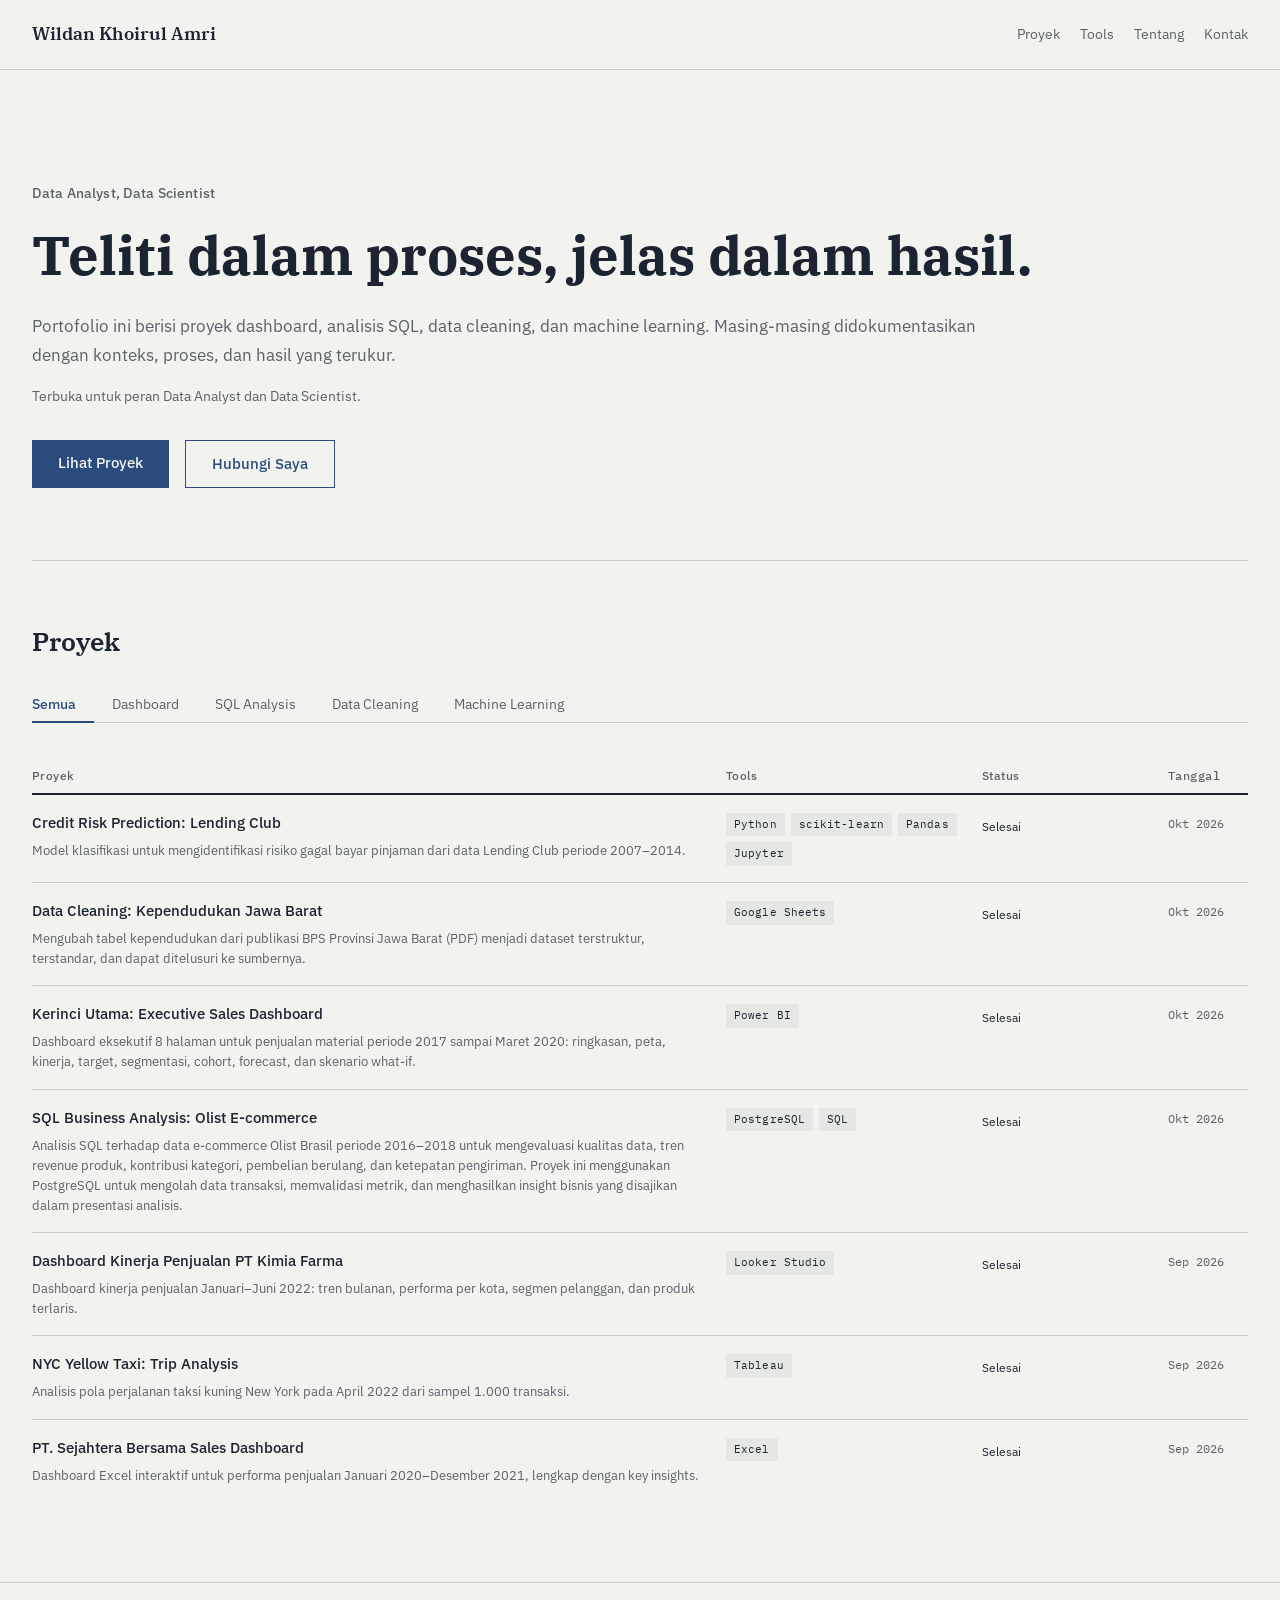
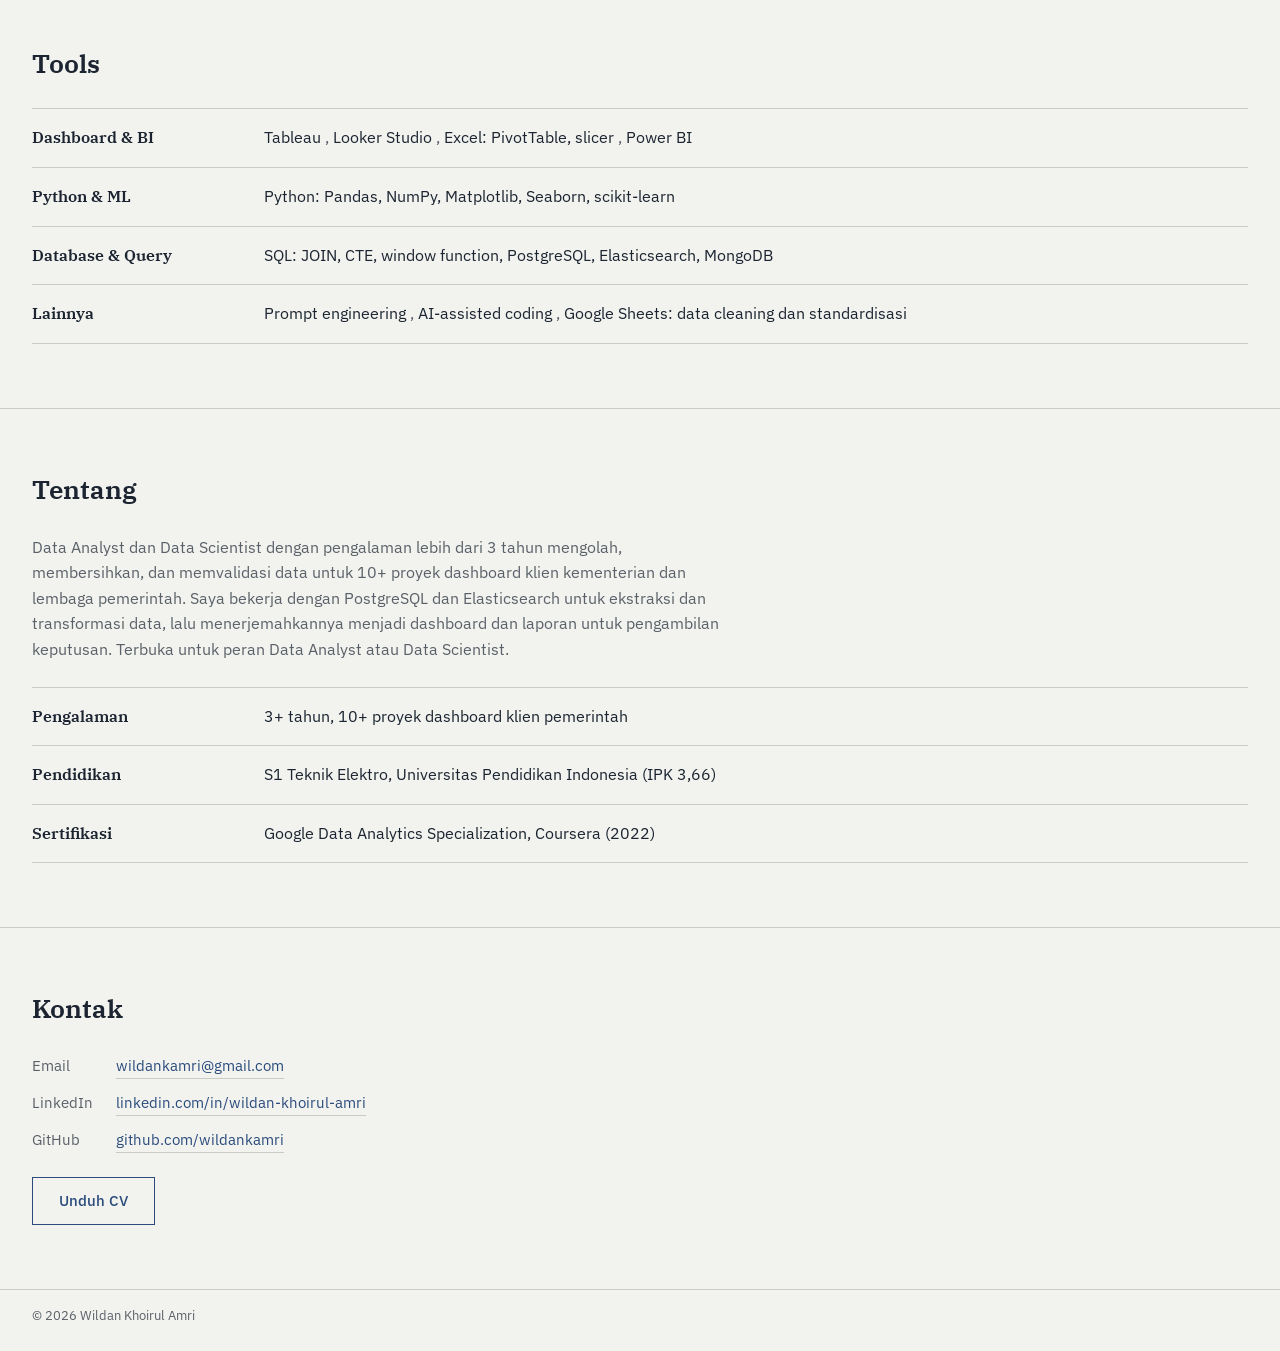
<file: index.html>
<!DOCTYPE html>
<html lang="id">
<head>
  <meta charset="UTF-8">
  <meta name="viewport" content="width=device-width, initial-scale=1.0">
  <title>Portofolio — Data Analyst &amp; Data Scientist</title>
  <meta name="description" content="Portofolio proyek data analytics: dashboard, data cleaning, dan machine learning. Didokumentasikan dengan konteks masalah, proses, dan hasil.">
  <link rel="icon" href="favicon.ico" sizes="32x32">
  <link rel="icon" href="favicon.svg" type="image/svg+xml">
  <link rel="apple-touch-icon" href="apple-touch-icon.png">

  <!-- Google Fonts: IBM Plex family -->
  <link rel="preconnect" href="https://fonts.googleapis.com">
  <link rel="preconnect" href="https://fonts.gstatic.com" crossorigin>
  <link href="https://fonts.googleapis.com/css2?family=IBM+Plex+Mono:wght@400;500&family=IBM+Plex+Sans:wght@400;500;600&family=IBM+Plex+Serif:wght@600;700&display=swap" rel="stylesheet">

  <link rel="stylesheet" href="style.css">
</head>
<body>

  <header class="site-header">
    <div class="container site-header-inner">
      <a class="site-name" href="#hero">Wildan Khoirul Amri</a>
      <nav class="site-nav" aria-label="Navigasi utama">
        <a href="#proyek">Proyek</a>
        <a href="#tools">Tools</a>
        <a href="#tentang">Tentang</a>
        <a href="#kontak">Kontak</a>
      </nav>
    </div>
  </header>

  <!-- ============================================
       Hero
       ============================================ -->
  <section class="hero" id="hero">
    <div class="container">
      <p class="hero-role">Data Analyst, Data Scientist</p>
      <div class="hero-copy">
        <h1 class="hero-headline">Teliti dalam proses, jelas dalam hasil.</h1>
        <p class="hero-sub">
          Portofolio ini berisi proyek dashboard, analisis SQL, data cleaning, dan machine learning. Masing-masing didokumentasikan dengan konteks, proses, dan hasil yang terukur.
        </p>
      </div>
      <p class="hero-availability">Terbuka untuk peran Data Analyst dan Data Scientist.</p>
      <div class="hero-cta">
        <a href="#proyek" class="btn btn-primary" id="cta-projects">Lihat Proyek</a>
        <a href="#kontak" class="btn btn-secondary" id="cta-contact">Hubungi Saya</a>
      </div>
    </div>
  </section>

  <hr class="section-divider">

  <!-- ============================================
       Daftar Proyek
       ============================================ -->
  <section class="projects" id="proyek">
    <div class="container">
      <h2 class="section-title">Proyek</h2>

      <nav class="project-filters" id="project-filters" aria-label="Filter proyek"></nav>

      <!-- Ledger header (hidden on mobile via CSS) -->
      <div class="ledger-header" aria-hidden="true">
        <span class="ledger-col-name">Proyek</span>
        <span class="ledger-col-tools">Tools</span>
        <span class="ledger-col-status">Status</span>
        <span class="ledger-col-date">Tanggal</span>
      </div>

      <!-- Rows rendered by main.js -->
      <div class="ledger-body" id="project-list"></div>
    </div>
  </section>

  <!-- ============================================
       Tools
       ============================================ -->
  <section class="profile-section tools-section" id="tools">
    <div class="container">
      <h2 class="section-title">Tools</h2>
      <dl class="ledger-info">
        <div class="ledger-info-row">
          <dt>Dashboard &amp; BI</dt>
          <dd>
            <ul class="tools-items">
              <li>Tableau</li>
              <li>Looker Studio</li>
              <li>Excel: PivotTable, slicer</li>
              <li>Power BI</li>
            </ul>
          </dd>
        </div>
        <div class="ledger-info-row">
          <dt>Python &amp; ML</dt>
          <dd>
            <ul class="tools-items">
              <li>Python: Pandas, NumPy, Matplotlib, Seaborn, scikit-learn</li>
            </ul>
          </dd>
        </div>
        <div class="ledger-info-row">
          <dt>Database &amp; Query</dt>
          <dd>SQL: JOIN, CTE, window function, PostgreSQL, Elasticsearch, MongoDB</dd>
        </div>
        <div class="ledger-info-row">
          <dt>Lainnya</dt>
          <dd>
            <ul class="tools-items">
              <li>Prompt engineering</li>
              <li>AI-assisted coding</li>
              <li>Google Sheets: data cleaning dan standardisasi</li>
            </ul>
          </dd>
        </div>
      </dl>
    </div>
  </section>

  <!-- ============================================
       Tentang
       ============================================ -->
  <section class="profile-section about-section" id="tentang">
    <div class="container">
      <h2 class="section-title">Tentang</h2>
      <p class="about-summary">Data Analyst dan Data Scientist dengan pengalaman lebih dari 3 tahun mengolah, membersihkan, dan memvalidasi data untuk 10+ proyek dashboard klien kementerian dan lembaga pemerintah. Saya bekerja dengan PostgreSQL dan Elasticsearch untuk ekstraksi dan transformasi data, lalu menerjemahkannya menjadi dashboard dan laporan untuk pengambilan keputusan. Terbuka untuk peran Data Analyst atau Data Scientist.</p>
      <dl class="ledger-info about-details">
        <div class="ledger-info-row">
          <dt>Pengalaman</dt>
          <dd>3+ tahun, 10+ proyek dashboard klien pemerintah</dd>
        </div>
        <div class="ledger-info-row">
          <dt>Pendidikan</dt>
          <dd>S1 Teknik Elektro, Universitas Pendidikan Indonesia (IPK 3,66)</dd>
        </div>
        <div class="ledger-info-row">
          <dt>Sertifikasi</dt>
          <dd>Google Data Analytics Specialization, Coursera (2022)</dd>
        </div>
      </dl>
    </div>
  </section>

  <!-- ============================================
       Kontak
       ============================================ -->
  <section class="profile-section kontak" id="kontak">
    <div class="container">
      <h2 class="section-title">Kontak</h2>
      <ul class="kontak-list">
        <li class="kontak-item">
          <span class="kontak-label">Email</span>
          <a href="mailto:wildankamri@gmail.com" class="kontak-link">wildankamri@gmail.com</a>
        </li>
        <li class="kontak-item">
          <span class="kontak-label">LinkedIn</span>
          <a href="https://www.linkedin.com/in/wildan-khoirul-amri" target="_blank" rel="noopener noreferrer" class="kontak-link">linkedin.com/in/wildan-khoirul-amri</a>
        </li>
        <li class="kontak-item">
          <span class="kontak-label">GitHub</span>
          <a href="https://github.com/wildankamri" target="_blank" rel="noopener noreferrer" class="kontak-link">github.com/wildankamri</a>
        </li>
      </ul>
      <a class="btn btn-secondary cv-download" href="files/cv-wildan-khoirul-amri.pdf" download>Unduh CV</a>
    </div>
  </section>

  <footer class="site-footer">
    <div class="container">
      <p>© 2026 Wildan Khoirul Amri</p>
    </div>
  </footer>

  <script src="main.js"></script>
</body>
</html>
</file>
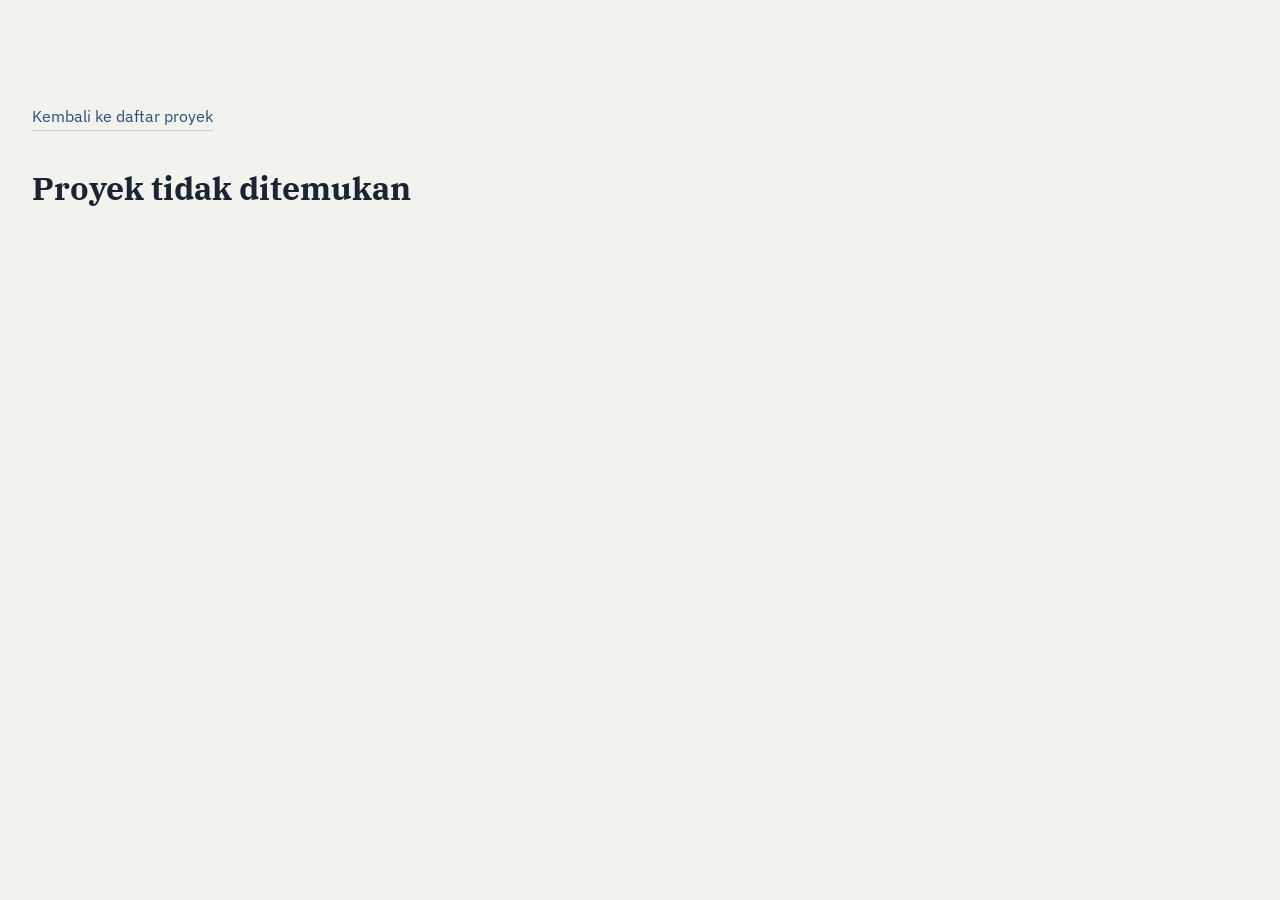
<file: project.html>
<!DOCTYPE html>
<html lang="id">
<head>
  <meta charset="UTF-8">
  <meta name="viewport" content="width=device-width, initial-scale=1.0">
  <title>Detail Proyek — Portofolio</title>
  <meta name="description" content="Detail proyek portofolio data analytics.">
  <link rel="icon" href="favicon.ico" sizes="32x32">
  <link rel="icon" href="favicon.svg" type="image/svg+xml">
  <link rel="apple-touch-icon" href="apple-touch-icon.png">

  <link rel="preconnect" href="https://fonts.googleapis.com">
  <link rel="preconnect" href="https://fonts.gstatic.com" crossorigin>
  <link href="https://fonts.googleapis.com/css2?family=IBM+Plex+Mono:wght@400;500&family=IBM+Plex+Sans:wght@400;500;600&family=IBM+Plex+Serif:wght@600;700&display=swap" rel="stylesheet">

  <link rel="stylesheet" href="style.css">
</head>
<body>
  <main class="project-detail">
    <div id="project-detail">
      <p class="empty-state">Memuat detail proyek…</p>
    </div>
  </main>

  <script src="project.js"></script>
</body>
</html>
</file>
<file: style.css>
/* ========================================
   Design Tokens
   ======================================== */
:root {
  --color-ink: #1B2430;
  --color-paper: #F2F3EF;
  --color-accent: #2A4B7C;
  --color-accent-hover: #1e3a5f;
  --color-accent-secondary: #C98A2B;
  --color-hairline: #C9CCC4;
  --color-muted: #5B6169;

  --font-serif: 'IBM Plex Serif', Georgia, serif;
  --font-sans: 'IBM Plex Sans', system-ui, sans-serif;
  --font-mono: 'IBM Plex Mono', 'Courier New', monospace;

  --container-max: 1280px;
  --container-padding: 2rem;
  --spacing-row: 1rem;
}

/* ========================================
   Reset & Base
   ======================================== */
*,
*::before,
*::after {
  margin: 0;
  padding: 0;
  box-sizing: border-box;
}

html {
  scroll-behavior: smooth;
}

@media (prefers-reduced-motion: reduce) {
  html { scroll-behavior: auto; }
}

body {
  font-family: var(--font-sans);
  font-size: 1rem;
  line-height: 1.6;
  color: var(--color-ink);
  background-color: var(--color-paper);
  -webkit-font-smoothing: antialiased;
  -moz-osx-font-smoothing: grayscale;
}

/* ========================================
   Layout
   ======================================== */
.container {
  max-width: var(--container-max);
  margin: 0 auto;
  padding-left: var(--container-padding);
  padding-right: var(--container-padding);
}

.section-divider {
  border: none;
  border-top: 1px solid var(--color-hairline);
  width: calc(100% - var(--container-padding) - var(--container-padding));
  max-width: calc(var(--container-max) - var(--container-padding) - var(--container-padding));
  margin: 0 auto;
}

/* ========================================
   Site Navigation
   ======================================== */
.site-header {
  padding: 1.25rem 0;
  border-bottom: 1px solid var(--color-hairline);
}

.site-header-inner {
  display: flex;
  align-items: center;
  justify-content: space-between;
  gap: 1rem 2rem;
  flex-wrap: wrap;
}

.site-name {
  color: var(--color-ink);
  font-family: var(--font-serif);
  font-size: 1.125rem;
  font-weight: 600;
  text-decoration: none;
}

.site-nav {
  display: flex;
  flex-wrap: wrap;
  justify-content: flex-end;
  gap: 0.5rem 1.25rem;
}

.site-nav a {
  color: var(--color-muted);
  font-size: 0.875rem;
  text-decoration: none;
  transition: color 0.15s ease;
}

.site-nav a:hover {
  color: var(--color-accent);
}

.site-name:focus-visible,
.site-nav a:focus-visible,
.text-link:focus-visible {
  outline: 2px solid var(--color-accent);
  outline-offset: 3px;
}

/* ========================================
   Hero
   ======================================== */
.hero {
  padding: 7rem 0 4.5rem;
}

.hero-role {
  font-family: var(--font-sans);
  font-size: 0.875rem;
  font-weight: 500;
  color: var(--color-muted);
  margin-bottom: 1.25rem;
  letter-spacing: 0.01em;
}

.hero-copy {
  width: fit-content;
  max-width: 100%;
}

.hero-headline {
  font-family: var(--font-serif);
  font-weight: 700;
  font-size: clamp(2.125rem, 4.2vw, 3.75rem);
  line-height: 1.18;
  color: var(--color-ink);
  margin-bottom: 1.5rem;
}

.hero-sub {
  width: 0;
  min-width: 100%;
  font-family: var(--font-sans);
  font-size: 1.0625rem;
  font-weight: 400;
  line-height: 1.7;
  color: var(--color-muted);
  margin-bottom: 2.5rem;
}

@media (min-width: 900px) {
  .hero-headline {
    white-space: nowrap;
  }
}

.hero-availability {
  margin-top: -1.5rem;
  margin-bottom: 2rem;
  color: var(--color-muted);
  font-size: 0.875rem;
}

.hero-cta {
  display: flex;
  gap: 1rem;
  flex-wrap: wrap;
}

/* ========================================
   Buttons
   ======================================== */
.btn {
  display: inline-block;
  font-family: var(--font-sans);
  font-size: 0.9375rem;
  font-weight: 500;
  text-decoration: none;
  padding: 0.6875rem 1.625rem;
  border: none;
  border-radius: 0;
  cursor: pointer;
  transition: background-color 0.15s ease, color 0.15s ease;
}

.btn-primary {
  background-color: var(--color-accent);
  color: var(--color-paper);
}

.btn-primary:hover {
  background-color: var(--color-accent-hover);
}

.btn-secondary {
  background-color: transparent;
  color: var(--color-accent);
  border: 1px solid var(--color-accent);
}

.btn-secondary:hover {
  background-color: var(--color-accent);
  color: var(--color-paper);
}

.btn:focus-visible {
  outline: 2px solid var(--color-accent);
  outline-offset: 3px;
}

/* ========================================
   Projects Section
   ======================================== */
.projects {
  padding: 4rem 0 5rem;
}

.profile-section {
  padding: 4rem 0;
  border-top: 1px solid var(--color-hairline);
}

.section-title {
  font-family: var(--font-serif);
  font-weight: 600;
  font-size: 1.625rem;
  line-height: 1.3;
  margin-bottom: 1.75rem;
  color: var(--color-ink);
}

/* ========================================
   Tools & About Ledgers
   ======================================== */
.ledger-info-row {
  display: grid;
  grid-template-columns: 200px minmax(0, 1fr);
  column-gap: 2rem;
  align-items: start;
  padding: var(--spacing-row) 0;
  border-bottom: 1px solid var(--color-hairline);
}

.ledger-info-row:first-child {
  border-top: 1px solid var(--color-hairline);
}

.ledger-info-row dt {
  font-family: var(--font-serif);
  font-weight: 600;
}

.ledger-info-row dd {
  min-width: 0;
}

.tools-items {
  list-style: none;
}

.tools-items li {
  display: inline;
}

.tools-items li + li::before {
  content: ", ";
  color: var(--color-muted);
}

.text-link {
  color: var(--color-accent);
  text-decoration: none;
  border-bottom: 1px solid var(--color-hairline);
  transition: border-color 0.15s ease, color 0.15s ease;
}

.text-link:hover {
  color: var(--color-accent-hover);
  border-bottom-color: var(--color-accent);
}

.muted-note {
  color: var(--color-muted);
  font-size: 0.875rem;
}

.about-summary {
  max-width: 70ch;
  margin-bottom: 1.5rem;
  color: var(--color-muted);
}

/* ========================================
   Filter Tabs
   ======================================== */
.project-filters {
  display: flex;
  gap: 0;
  margin-bottom: 2rem;
  border-bottom: 1px solid var(--color-hairline);
}

.filter-btn {
  font-family: var(--font-sans);
  font-size: 0.875rem;
  font-weight: 400;
  color: var(--color-muted);
  background: none;
  border: none;
  border-bottom: 2px solid transparent;
  padding: 0.5rem 1.125rem;
  margin-bottom: -1px;
  cursor: pointer;
  transition: color 0.15s ease, border-color 0.15s ease;
  white-space: nowrap;
}

.filter-btn:first-child {
  padding-left: 0;
}

.filter-btn:hover {
  color: var(--color-ink);
}

.filter-btn.active {
  color: var(--color-accent);
  font-weight: 500;
  border-bottom-color: var(--color-accent);
}

.filter-btn:focus-visible {
  outline: 2px solid var(--color-accent);
  outline-offset: -2px;
}

/* ========================================
   Ledger — Header & Rows
   ======================================== */
.ledger-header {
  display: grid;
  grid-template-columns: minmax(0, 1fr) minmax(150px, 240px) minmax(140px, 170px) 80px;
  gap: 1rem;
  align-items: baseline;
  padding: 0.5rem 0;
  border-bottom: 2px solid var(--color-ink);
  font-family: var(--font-sans);
  font-size: 0.75rem;
  font-weight: 500;
  color: var(--color-muted);
  letter-spacing: 0.04em;
}

.ledger-row {
  display: grid;
  grid-template-columns: minmax(0, 1fr) minmax(150px, 240px) minmax(140px, 170px) 80px;
  gap: 1rem;
  align-items: start;
  padding: var(--spacing-row) 0;
  border-bottom: 1px solid var(--color-hairline);
}

.ledger-row:last-child {
  border-bottom: none;
}

/* -- Name column -- */
.ledger-col-name {
  min-width: 0;
}

.project-title-line {
  display: flex;
  align-items: baseline;
  gap: 0.625rem;
  flex-wrap: wrap;
}

.project-title-line a {
  font-family: var(--font-sans);
  font-size: 0.9375rem;
  font-weight: 500;
  color: var(--color-ink);
}

.project-title-line a {
  text-decoration: none;
  border-bottom: 1px solid transparent;
  transition: border-color 0.15s ease;
}

.project-title-line a:hover {
  border-bottom-color: var(--color-accent);
  color: var(--color-accent);
}

.project-summary {
  font-size: 0.8125rem;
  line-height: 1.55;
  color: var(--color-muted);
  margin-top: 0.3125rem;
}

/* -- Tools column -- */
.ledger-col-tools {
  display: flex;
  flex-wrap: wrap;
  gap: 0.375rem;
  padding-top: 0.125rem;
}

.tool-badge {
  font-family: var(--font-mono);
  font-size: 0.6875rem;
  font-weight: 400;
  color: var(--color-ink);
  background-color: rgba(27, 36, 48, 0.06);
  padding: 0.1875rem 0.5rem;
  white-space: nowrap;
  letter-spacing: 0.01em;
}

/* -- Status column -- */
.ledger-col-status {
  padding-top: 0.125rem;
}

.status-badge {
  display: inline-flex;
  align-items: center;
  gap: 0.375rem;
  font-family: var(--font-sans);
  font-size: 0.75rem;
  font-weight: 400;
  color: var(--color-ink);
  padding: 0.1875rem 0;
  white-space: nowrap;
}

.status-completed {
  color: var(--color-ink);
}

.status-in-progress {
  color: var(--color-ink);
}

.status-in-progress::before {
  content: "";
  display: inline-block;
  width: 6px;
  height: 6px;
  border-radius: 50%;
  background-color: var(--color-accent-secondary);
  flex-shrink: 0;
}

/* -- Date column -- */
.ledger-col-date {
  font-family: var(--font-mono);
  font-size: 0.75rem;
  color: var(--color-muted);
  padding-top: 0.1875rem;
  white-space: nowrap;
}

/* ========================================
   Empty / Error States
   ======================================== */
.empty-state,
.load-error {
  padding: 2.5rem 0;
  font-size: 0.9375rem;
  color: var(--color-muted);
  text-align: left;
}

/* ========================================
   Kontak & Footer
   ======================================== */
.kontak {
  padding: 4rem 0;
}

.kontak-list {
  list-style: none;
  display: flex;
  flex-direction: column;
  gap: 0.75rem;
}

.kontak-item {
  display: flex;
  align-items: baseline;
  gap: 0.75rem;
  font-family: var(--font-sans);
  font-size: 0.9375rem;
}

.kontak-label {
  color: var(--color-muted);
  min-width: 72px;
}

.kontak-link {
  color: var(--color-accent);
  text-decoration: none;
  border-bottom: 1px solid var(--color-hairline);
  transition: border-color 0.15s ease, color 0.15s ease;
}

.kontak-link:hover {
  border-bottom-color: var(--color-accent);
  color: var(--color-accent-hover);
}

.kontak-link:focus-visible {
  outline: 2px solid var(--color-accent);
  outline-offset: 3px;
}

.cv-download {
  margin-top: 1.5rem;
}

.site-footer {
  padding: 1rem 0 1.5rem;
  border-top: 1px solid var(--color-hairline);
  color: var(--color-muted);
  font-size: 0.8125rem;
}

/* ========================================
   Project Detail
   ======================================== */
.project-detail {
  width: min(100%, 1280px);
  margin: 0 auto;
  padding: 3.5rem var(--container-padding) 5rem;
}

#project-detail {
  width: 100%;
}

.project-detail-copy {
  width: 100%;
}

.project-back-link {
  display: inline-block;
  margin-bottom: 2rem;
  color: var(--color-accent);
  text-decoration: none;
  border-bottom: 1px solid var(--color-hairline);
}

.project-back-link:hover {
  border-bottom-color: var(--color-accent);
}

.project-back-link:focus-visible,
.project-action:focus-visible,
.project-action-link:focus-visible {
  outline: 2px solid var(--color-accent);
  outline-offset: 3px;
}

.project-detail-title {
  font-family: var(--font-serif);
  font-size: 2.5rem;
  font-weight: 700;
  line-height: 1.2;
  margin-bottom: 1rem;
}

.project-detail-meta {
  display: flex;
  align-items: center;
  flex-wrap: nowrap;
  gap: 0.625rem 1.25rem;
  margin-bottom: 1.25rem;
  overflow-x: auto;
}

.project-detail-tools {
  display: flex;
  flex-wrap: nowrap;
  gap: 0.375rem;
  flex-shrink: 0;
}

.project-detail-status {
  font-size: 0.875rem;
  flex-shrink: 0;
}

.project-detail-date {
  font-family: var(--font-mono);
  font-size: 0.8125rem;
  color: var(--color-muted);
  flex-shrink: 0;
}

.project-detail-summary {
  margin-bottom: 2rem;
  color: var(--color-muted);
  font-size: 1.0625rem;
}

.project-preview {
  width: 100%;
  margin: 0 0 3rem;
}

.project-preview-heading {
  display: flex;
  align-items: center;
  justify-content: space-between;
  gap: 1rem;
  margin-bottom: 1rem;
}

.project-preview-label {
  color: var(--color-muted);
  font-size: 0.8125rem;
}

.project-preview-actions {
  display: flex;
  flex-wrap: wrap;
  justify-content: flex-end;
  gap: 0.75rem;
}

.project-download-note {
  margin-top: 0.75rem;
  color: var(--color-muted);
  font-size: 0.875rem;
}

.project-action-link {
  align-self: center;
  color: var(--color-accent);
  text-decoration: none;
  border-bottom: 1px solid var(--color-hairline);
  transition: border-color 0.15s ease, color 0.15s ease;
}

.project-action-link:hover {
  color: var(--color-accent-hover);
  border-bottom-color: var(--color-accent);
}

.project-preview-viewport {
  position: relative;
  width: 100%;
  overflow: hidden;
  background-color: var(--color-paper);
}

.project-preview-viewport::after {
  position: absolute;
  inset: 0;
  border: 1px solid var(--color-hairline);
  content: "";
  pointer-events: none;
}

.project-preview-frame {
  display: block;
  width: 100%;
  height: min(90vh, 1000px);
  border: 0;
  background-color: var(--color-paper);
}

.project-preview-frame-fixed {
  position: absolute;
  top: 0;
  left: 0;
  width: auto;
  height: auto;
  max-width: none;
  transform-origin: top left;
}

.project-preview-gallery {
  display: grid;
  grid-template-columns: repeat(auto-fit, minmax(min(100%, 250px), 1fr));
  gap: 1rem;
  margin-top: 1rem;
}

.project-preview-image {
  display: block;
  width: 100%;
  height: auto;
  border: 1px solid var(--color-hairline);
}

.project-preview-empty {
  padding: 1.5rem 0;
  border-top: 1px solid var(--color-hairline);
  color: var(--color-muted);
}

.project-detail-section {
  display: grid;
  grid-template-columns: minmax(0, 1fr);
  row-gap: 0.625rem;
  align-items: start;
  padding: var(--spacing-row) 0;
  border-top: 1px solid var(--color-hairline);
}

.project-detail-section h2 {
  font-family: var(--font-serif);
  font-size: 1.375rem;
  font-weight: 600;
  line-height: 1.3;
}

.project-detail-section p,
.project-detail-insights {
  width: 100%;
  color: var(--color-muted);
}

.project-detail-section-content {
  min-width: 0;
}

.project-result-links {
  display: flex;
  flex-wrap: wrap;
  align-items: baseline;
  gap: 0.375rem 1rem;
  margin-top: 0.75rem;
  color: var(--color-muted);
}

.project-result-links > span {
  color: var(--color-muted);
}

.project-detail-insights {
  padding-left: 1.25rem;
}

.project-detail-insights strong {
  color: var(--color-ink);
  font-family: var(--font-sans);
  font-weight: 600;
}

.project-detail-insights li + li {
  margin-top: 0.375rem;
}

.project-detail-error {
  width: 100%;
  padding: 3rem 0;
}

.project-detail-error h1 {
  margin-bottom: 1rem;
  font-family: var(--font-serif);
  font-size: 2rem;
}

.project-detail-error a {
  color: var(--color-accent);
}

@media (max-width: 700px) {
  .project-preview-heading {
    align-items: stretch;
    flex-direction: column;
  }

  .project-preview-actions {
    width: 100%;
    flex-direction: column;
    align-items: stretch;
  }

  .project-preview-actions .project-action {
    width: 100%;
    text-align: center;
  }

  .project-preview-actions .project-action-link {
    align-self: flex-start;
  }
}

/* ========================================
   Responsive — Tablet
   ======================================== */
@media (max-width: 768px) {
  :root {
    --container-padding: 1.5rem;
  }

  .hero {
    padding: 5rem 0 3.5rem;
  }

  .ledger-header {
    grid-template-columns: 1fr 120px 120px 72px;
    gap: 0.75rem;
  }

  .ledger-row {
    grid-template-columns: 1fr 120px 120px 72px;
    gap: 0.75rem;
  }
}

@media (max-width: 800px) {
  .ledger-info-row {
    grid-template-columns: 1fr;
    row-gap: 0.5rem;
  }

  .project-detail-section {
    grid-template-columns: 1fr;
    row-gap: 0.625rem;
  }
}

/* ========================================
   Responsive — Mobile
   ======================================== */
@media (max-width: 580px) {
  :root {
    --container-padding: 1.25rem;
  }

  .hero {
    padding: 4rem 0 3rem;
  }

  .site-header-inner {
    align-items: flex-start;
  }

  .site-nav {
    justify-content: flex-start;
    column-gap: 1rem;
  }

  .hero-headline {
    font-size: 1.75rem;
    line-height: 1.25;
    white-space: normal;
  }

  .project-detail {
    padding-top: 2.5rem;
  }

  .project-detail-section {
    row-gap: 0.5rem;
  }

  .project-detail-title {
    font-size: 1.875rem;
  }

  .project-detail-summary {
    font-size: 1rem;
  }

  .hero-sub {
    font-size: 1rem;
  }

  .hero-availability {
    margin-top: -1.5rem;
  }

  /* Hide table header on mobile */
  .ledger-header {
    display: none;
  }

  /* Stack rows vertically */
  .ledger-row {
    display: flex;
    flex-direction: column;
    gap: 0.5rem;
    padding: 1.125rem 0;
  }

  /* Filter tabs scroll horizontally */
  .project-filters {
    overflow-x: auto;
    -webkit-overflow-scrolling: touch;
  }

  .filter-btn {
    font-size: 0.8125rem;
    padding: 0.5rem 0.875rem;
  }
}
</file>
